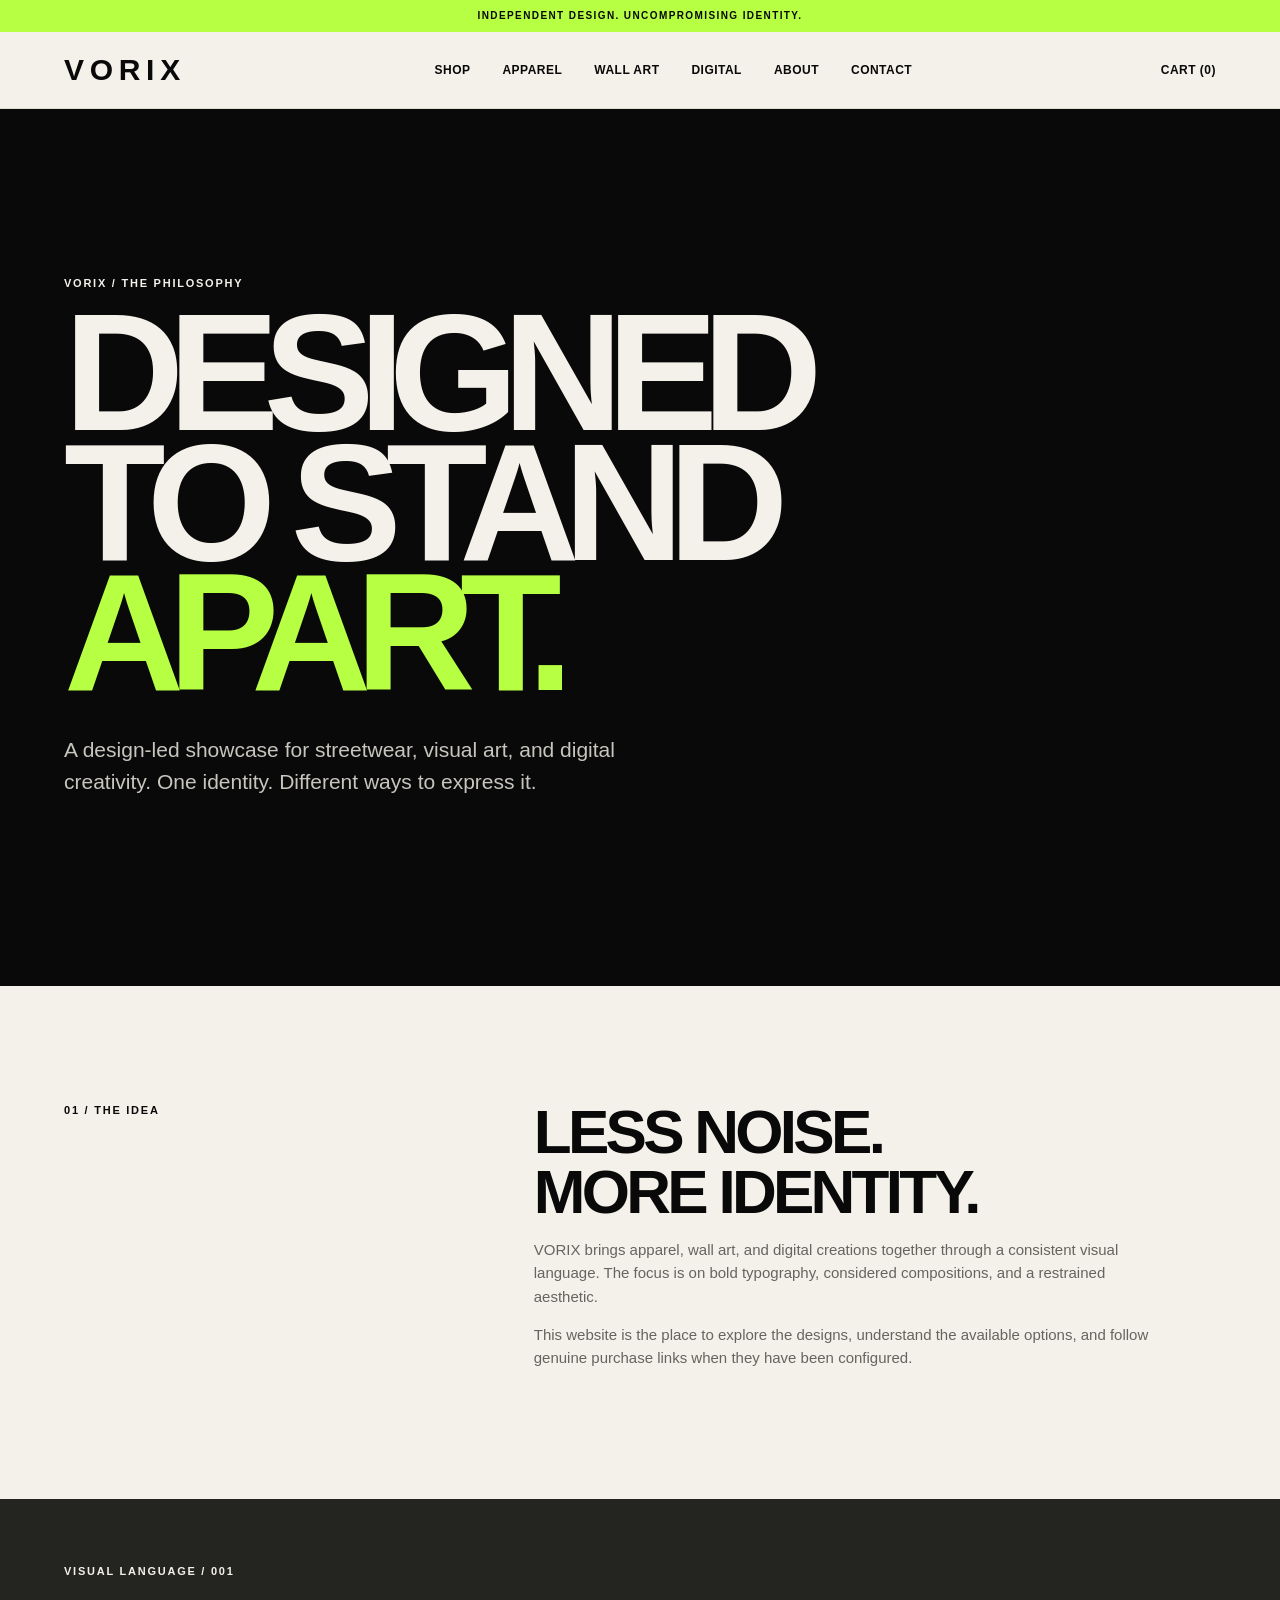
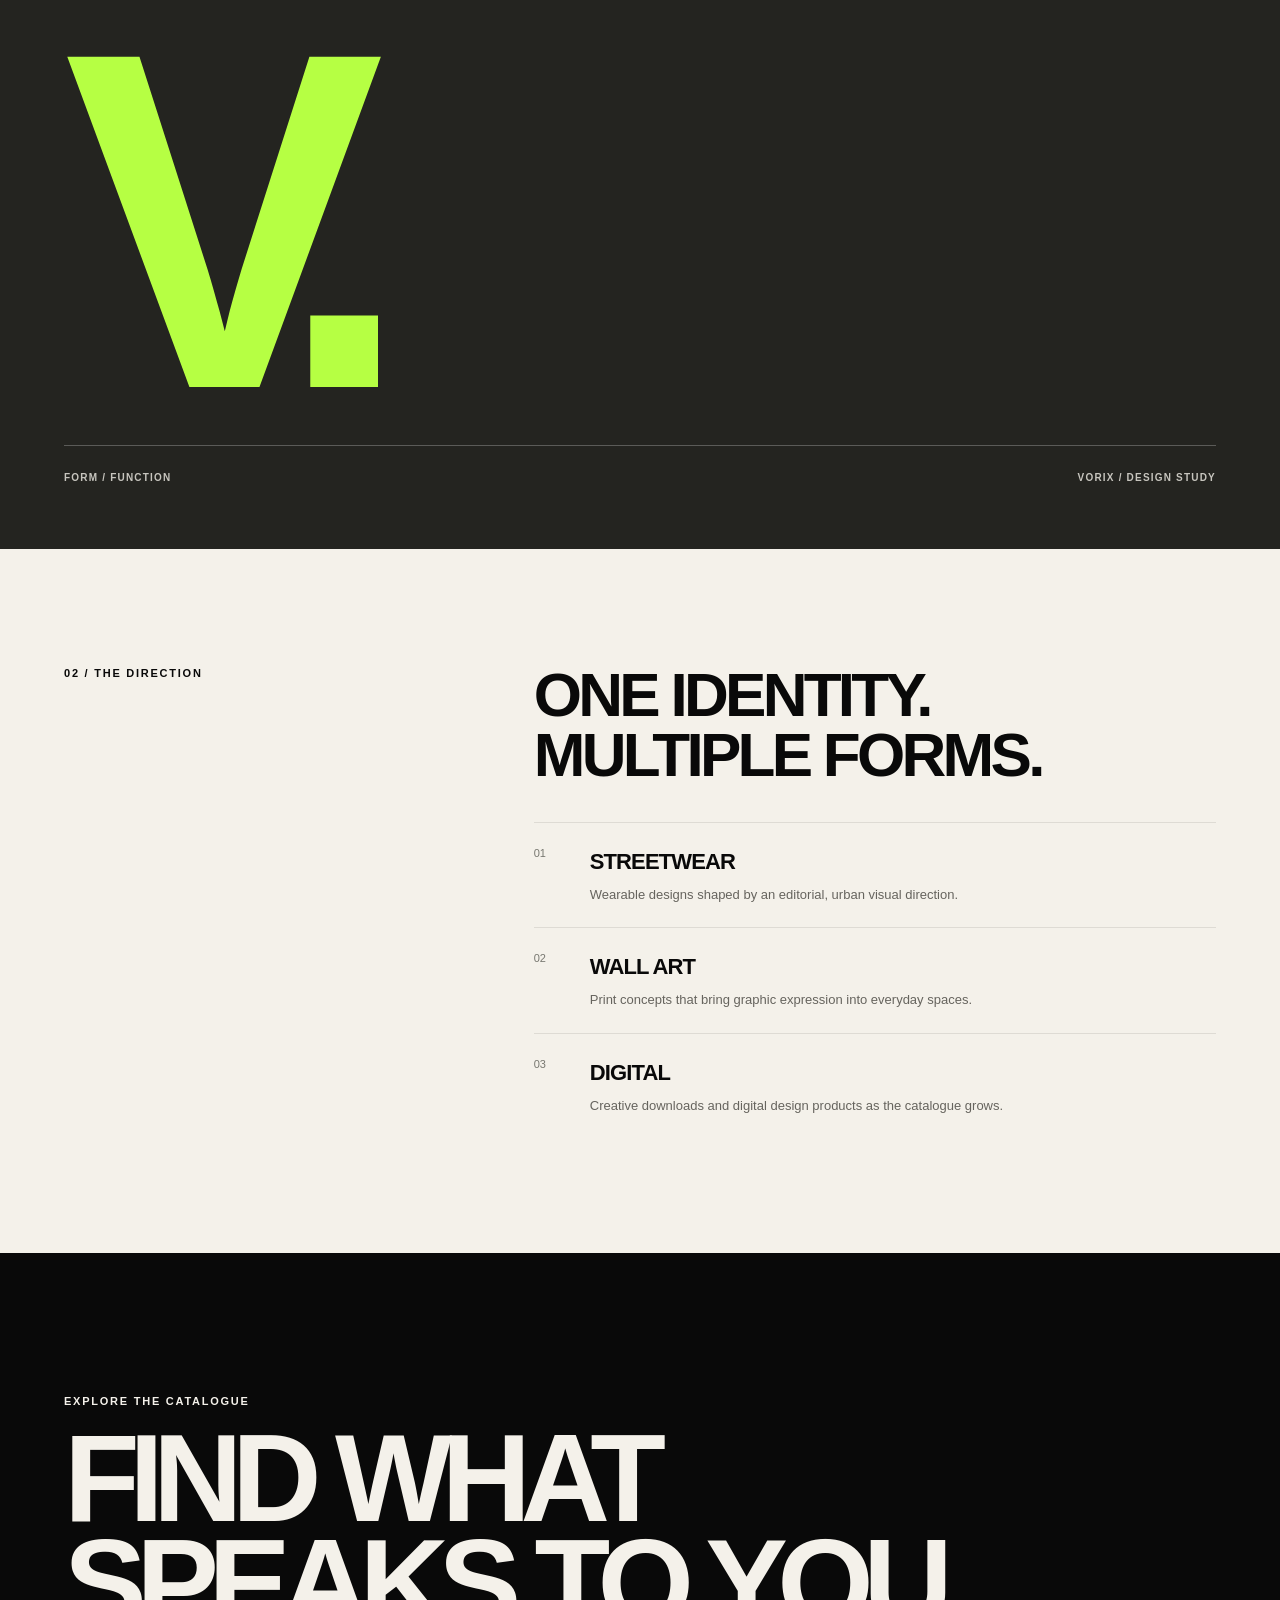
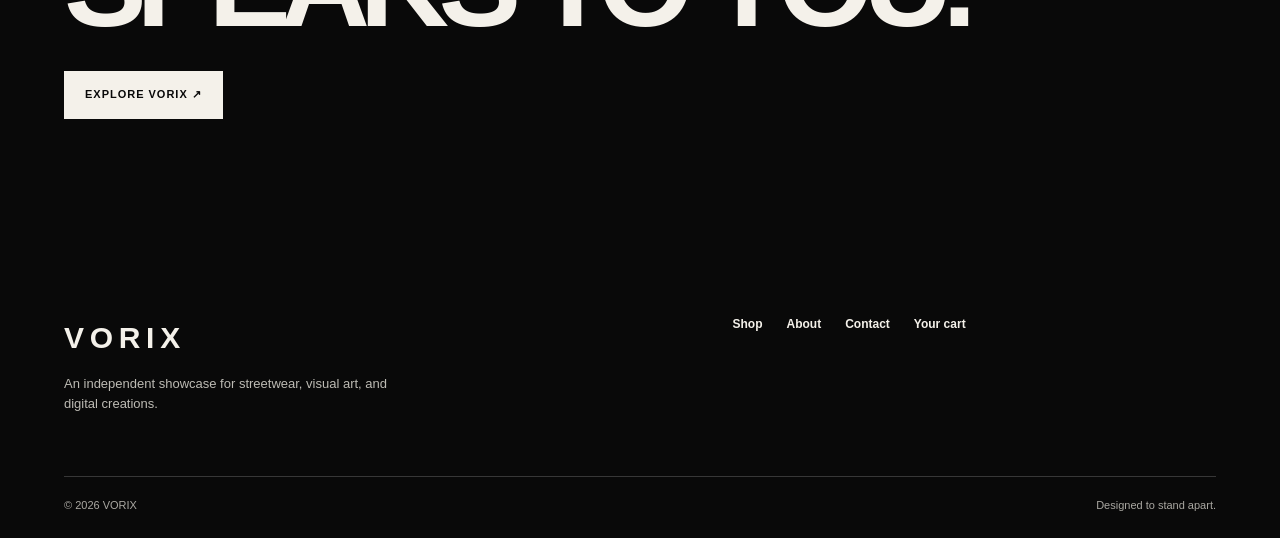
<file: about.html>
<!DOCTYPE html>
<html lang="en">
<head>
  <meta charset="UTF-8">
  <meta name="viewport" content="width=device-width, initial-scale=1">
  <title>About VORIX — Design Without Boundaries</title>
  <meta name="description" content="Discover the VORIX design philosophy: streetwear, visual art, and digital creations united by a bold visual identity.">
  <meta name="theme-color" content="#090909">
  <meta property="og:title" content="About VORIX">
  <meta property="og:description" content="Streetwear, visual culture, and creative expression.">
  <link rel="stylesheet" href="css/style.css">
  <script src="js/products.js" defer></script>
  <script src="js/common.js" defer></script>
</head>
<body>
  <div class="announcement">Independent design. Uncompromising identity.</div>

  <header class="site-header">
    <div class="container header-inner">
      <a class="logo" href="index.html" aria-label="VORIX home">VORIX</a>
      <button class="menu-toggle" type="button" data-menu-toggle
        aria-expanded="false" aria-controls="main-navigation">Menu</button>
      <nav class="navigation" id="main-navigation" data-navigation aria-label="Main navigation">
        <a href="shop.html">Shop</a>
        <a href="shop.html?category=apparel">Apparel</a>
        <a href="shop.html?category=wall-art">Wall Art</a>
        <a href="shop.html?category=digital">Digital</a>
        <a href="about.html" aria-current="page">About</a>
        <a href="contact.html">Contact</a>
      </nav>
      <a class="cart-link" href="cart.html">Cart (<span data-cart-count>0</span>)</a>
    </div>
  </header>

  <main>
    <section class="about-hero">
      <div class="container">
        <p class="eyebrow">VORIX / The philosophy</p>
        <h1 class="about-display">DESIGNED<br>TO STAND<br><span>APART.</span></h1>
        <p class="about-lead">
          A design-led showcase for streetwear, visual art, and digital creativity.
          One identity. Different ways to express it.
        </p>
      </div>
    </section>

    <section class="container about-editorial section">
      <div class="about-label">
        <p class="eyebrow">01 / The idea</p>
      </div>
      <div class="about-copy">
        <h2 class="section-title">Less noise.<br>More identity.</h2>
        <p>
          VORIX brings apparel, wall art, and digital creations together through
          a consistent visual language. The focus is on bold typography,
          considered compositions, and a restrained aesthetic.
        </p>
        <p>
          This website is the place to explore the designs, understand the
          available options, and follow genuine purchase links when they have
          been configured.
        </p>
      </div>
    </section>

    <section class="about-visual" aria-label="VORIX visual identity">
      <div class="container about-visual-inner">
        <p class="eyebrow">Visual language / 001</p>
        <div class="about-symbol" aria-hidden="true">V.</div>
        <div class="about-visual-bottom">
          <span>FORM / FUNCTION</span>
          <span>VORIX / DESIGN STUDY</span>
        </div>
      </div>
    </section>

    <section class="container about-editorial section">
      <div class="about-label">
        <p class="eyebrow">02 / The direction</p>
      </div>
      <div class="about-copy">
        <h2 class="section-title">One identity.<br>Multiple forms.</h2>
        <div class="about-principles">
          <article>
            <span>01</span>
            <h3>Streetwear</h3>
            <p>Wearable designs shaped by an editorial, urban visual direction.</p>
          </article>
          <article>
            <span>02</span>
            <h3>Wall art</h3>
            <p>Print concepts that bring graphic expression into everyday spaces.</p>
          </article>
          <article>
            <span>03</span>
            <h3>Digital</h3>
            <p>Creative downloads and digital design products as the catalogue grows.</p>
          </article>
        </div>
      </div>
    </section>

    <section class="about-cta">
      <div class="container">
        <p class="eyebrow">Explore the catalogue</p>
        <h2 class="about-cta-title">Find what<br>speaks to you.</h2>
        <a class="button button--light" href="shop.html">Explore VORIX ↗</a>
      </div>
    </section>
  </main>

  <footer class="site-footer">
    <div class="container">
      <div class="footer-main">
        <div class="footer-brand">
          <a class="logo" href="index.html">VORIX</a>
          <p>An independent showcase for streetwear, visual art, and digital creations.</p>
        </div>
        <nav class="footer-links" aria-label="Footer navigation">
          <a href="shop.html">Shop</a>
          <a href="about.html">About</a>
          <a href="contact.html">Contact</a>
          <a href="cart.html">Your cart</a>
        </nav>
      </div>
      <div class="footer-bottom">
        <span>© <span data-current-year>2026</span> VORIX</span>
        <span>Designed to stand apart.</span>
      </div>
    </div>
  </footer>
</body>
</html>
</file>
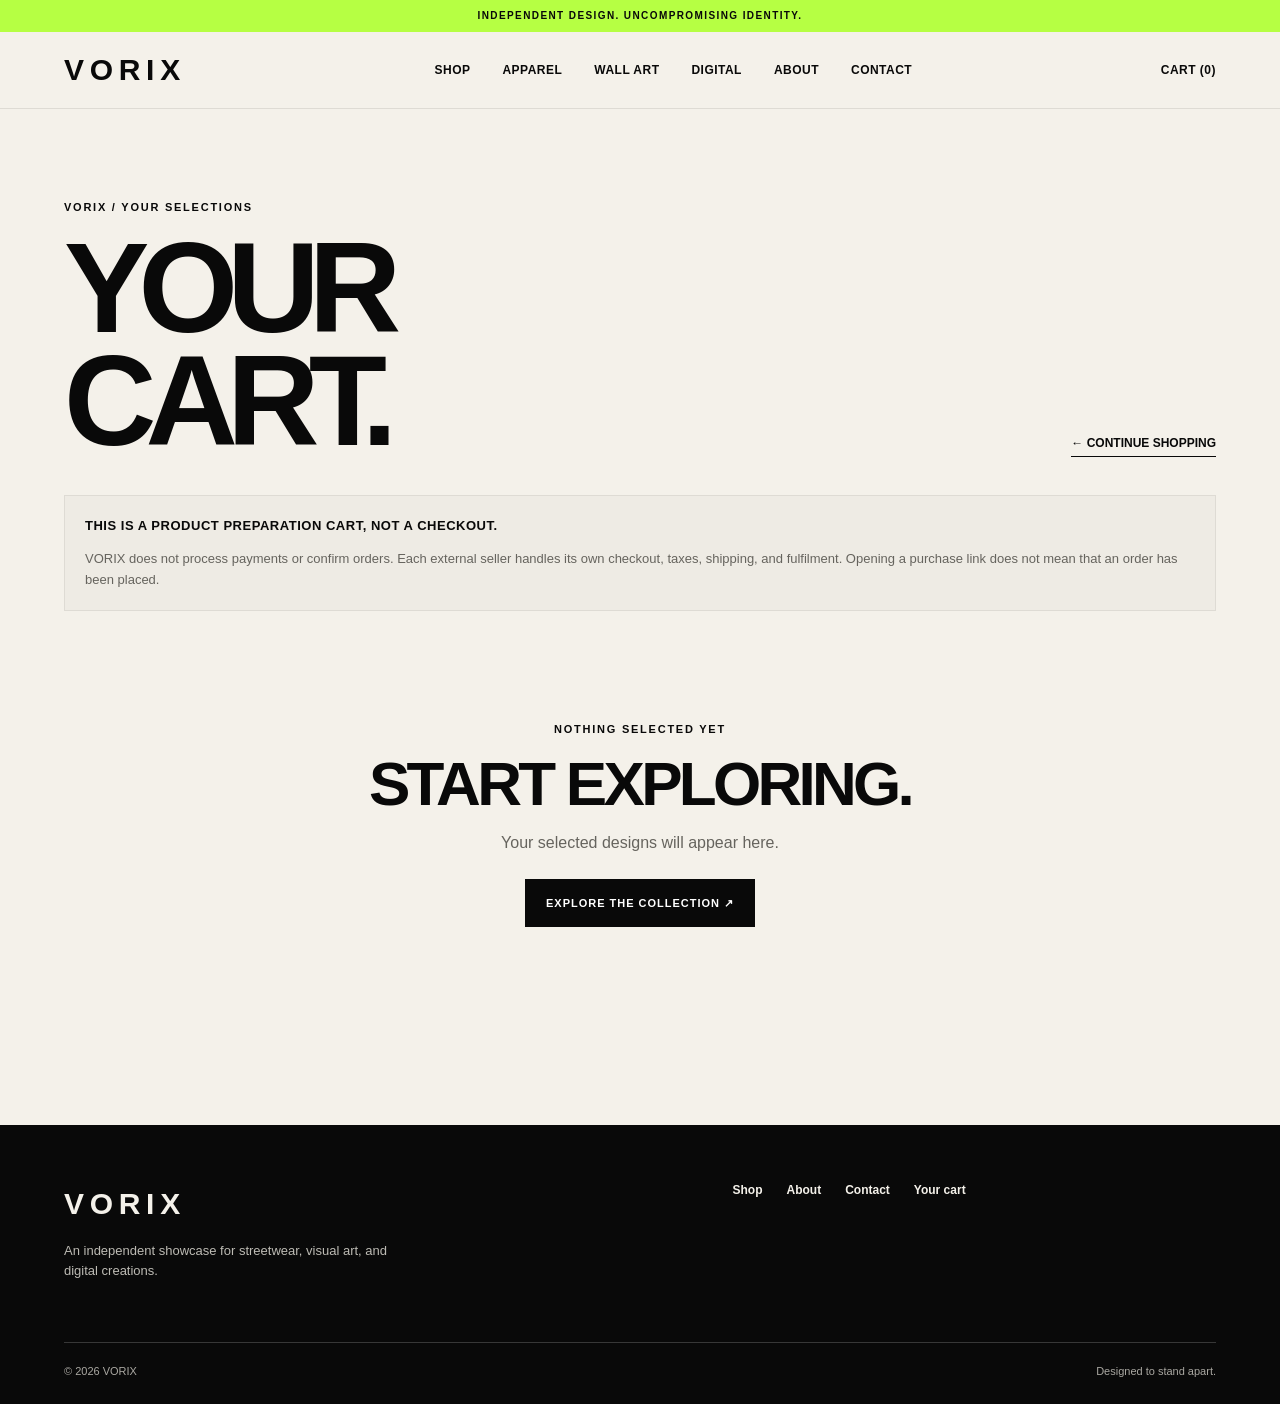
<file: cart.html>
<!DOCTYPE html>
<html lang="en">
<head>
  <meta charset="UTF-8">
  <meta name="viewport" content="width=device-width, initial-scale=1">
  <title>Your Cart | VORIX</title>
  <meta name="description" content="Review your VORIX product selections and prepare to continue to configured external sellers.">
  <meta name="theme-color" content="#090909">
  <meta property="og:title" content="Your VORIX Cart">
  <meta property="og:description" content="Review your selected designs and their external purchase options.">
  <link rel="stylesheet" href="css/style.css">
  <script src="js/products.js" defer></script>
  <script src="js/common.js" defer></script>
  <script src="js/cart.js" defer></script>
</head>
<body>
  <div class="announcement">Independent design. Uncompromising identity.</div>

  <header class="site-header">
    <div class="container header-inner">
      <a class="logo" href="index.html" aria-label="VORIX home">VORIX</a>
      <button class="menu-toggle" type="button" data-menu-toggle
        aria-expanded="false" aria-controls="main-navigation">Menu</button>
      <nav class="navigation" id="main-navigation" data-navigation aria-label="Main navigation">
        <a href="shop.html">Shop</a>
        <a href="shop.html?category=apparel">Apparel</a>
        <a href="shop.html?category=wall-art">Wall Art</a>
        <a href="shop.html?category=digital">Digital</a>
        <a href="about.html">About</a>
        <a href="contact.html">Contact</a>
      </nav>
      <a class="cart-link" href="cart.html" aria-current="page">
        Cart (<span data-cart-count>0</span>)
      </a>
    </div>
  </header>

  <main>
    <section class="container cart-page">
      <div class="cart-heading">
        <div>
          <p class="eyebrow">VORIX / Your selections</p>
          <h1 class="display-title">Your<br>cart.</h1>
        </div>
        <a class="text-link" href="shop.html">← Continue shopping</a>
      </div>

      <div class="cart-notice" role="note">
        <strong>This is a product preparation cart, not a checkout.</strong>
        <p>
          VORIX does not process payments or confirm orders. Each external
          seller handles its own checkout, taxes, shipping, and fulfilment.
          Opening a purchase link does not mean that an order has been placed.
        </p>
      </div>

      <div id="cart-empty" class="cart-empty" hidden>
        <p class="eyebrow">Nothing selected yet</p>
        <h2 class="section-title">Start exploring.</h2>
        <p>Your selected designs will appear here.</p>
        <a class="button" href="shop.html">Explore the collection ↗</a>
      </div>

      <div id="cart-content" hidden>
        <div class="cart-layout">
          <section class="cart-items-panel" aria-labelledby="cart-items-heading">
            <div class="cart-section-heading">
              <h2 id="cart-items-heading">Your selections</h2>
              <button class="text-button" id="clear-cart" type="button">
                Clear cart
              </button>
            </div>
            <div id="cart-items"></div>
            <p id="cart-status" role="status" aria-live="polite"></p>
          </section>

          <aside class="cart-summary" aria-labelledby="cart-summary-heading">
            <p class="eyebrow">Purchase preparation</p>
            <h2 id="cart-summary-heading">Summary.</h2>

            <div class="cart-total-row">
              <span>Configured subtotal</span>
              <strong id="cart-subtotal">Not available</strong>
            </div>

            <p class="cart-summary-note" id="cart-price-note">
              Missing prices are not treated as free products.
            </p>

            <button class="button" id="continue-purchase" type="button">
              Review purchase options
            </button>

            <p class="cart-summary-note">
              This action will not place an order or process payment.
            </p>
          </aside>
        </div>

        <section class="purchase-review" id="purchase-review" hidden
          aria-labelledby="purchase-review-heading">
          <p class="eyebrow">External destinations</p>
          <h2 class="section-title" id="purchase-review-heading">
            Continue with a seller.
          </h2>
          <p class="purchase-review-intro">
            Review the configured links below. A seller's product page is
            not necessarily a combined cart checkout. Separate purchases
            may be required for different products, variants, or platforms.
          </p>
          <div id="purchase-groups"></div>
          <p class="cart-summary-note">
            VORIX keeps your selections in this browser. No payment,
            order confirmation, or fulfilment status is recorded here.
          </p>
        </section>
      </div>
    </section>
  </main>

  <footer class="site-footer">
    <div class="container">
      <div class="footer-main">
        <div class="footer-brand">
          <a class="logo" href="index.html">VORIX</a>
          <p>An independent showcase for streetwear, visual art, and digital creations.</p>
        </div>
        <nav class="footer-links" aria-label="Footer navigation">
          <a href="shop.html">Shop</a>
          <a href="about.html">About</a>
          <a href="contact.html">Contact</a>
          <a href="cart.html">Your cart</a>
        </nav>
      </div>
      <div class="footer-bottom">
        <span>© <span data-current-year>2026</span> VORIX</span>
        <span>Designed to stand apart.</span>
      </div>
    </div>
  </footer>
</body>
</html>
</file>
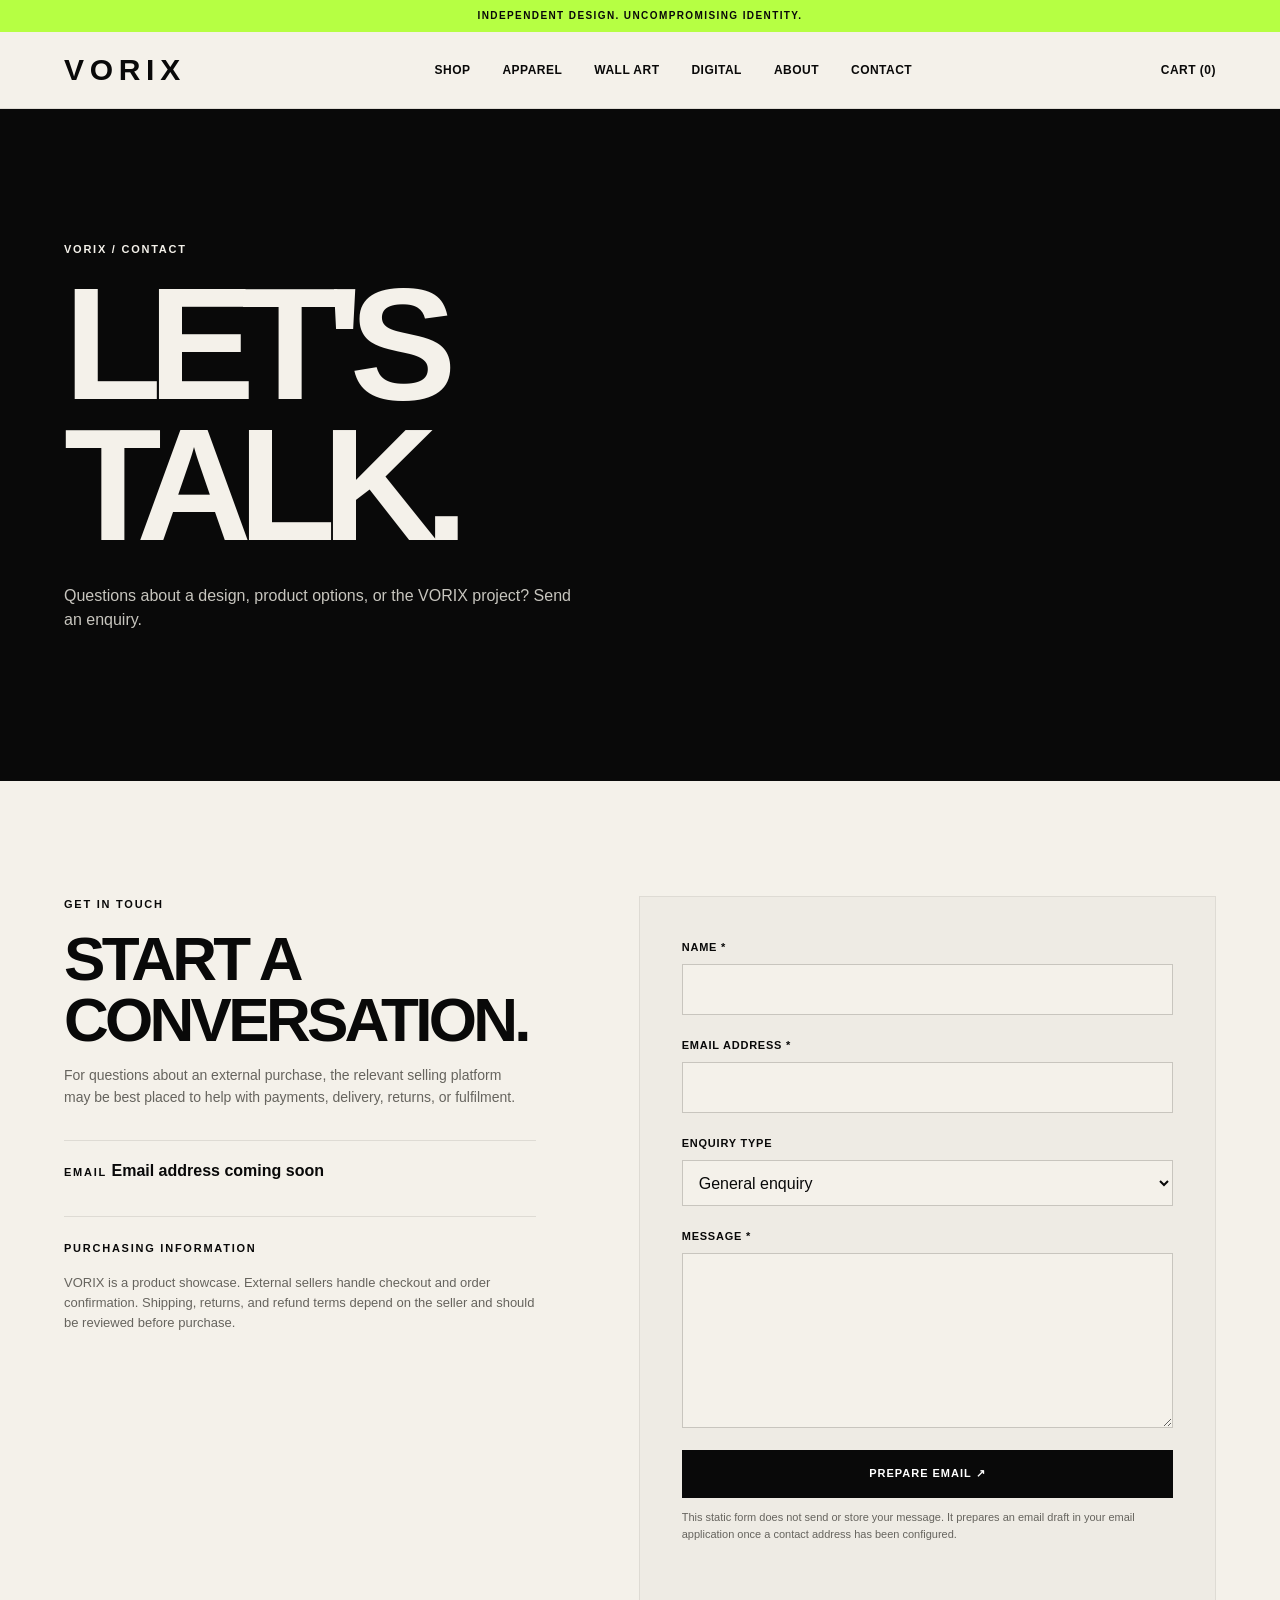
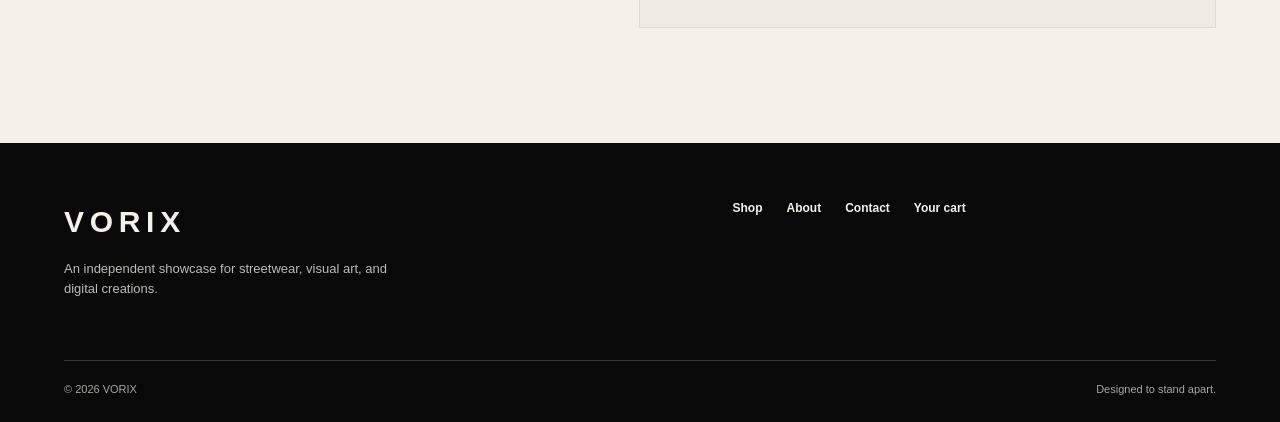
<file: contact.html>
<!DOCTYPE html>
<html lang="en">
<head>
  <meta charset="UTF-8">
  <meta name="viewport" content="width=device-width, initial-scale=1">

  <title>Contact VORIX — Get in Touch</title>
  <meta name="description" content="Contact VORIX about streetwear designs, wall art, digital products, and general enquiries.">
  <meta name="theme-color" content="#090909">
  <meta property="og:title" content="Contact VORIX">
  <meta property="og:description" content="Questions about VORIX designs or purchase options? Get in touch.">

  <link rel="stylesheet" href="css/style.css">
  <script src="js/products.js" defer></script>
  <script src="js/common.js" defer></script>
  <script src="js/contact.js" defer></script>
</head>
<body>
  <div class="announcement">Independent design. Uncompromising identity.</div>

  <header class="site-header">
    <div class="container header-inner">
      <a class="logo" href="index.html" aria-label="VORIX home">VORIX</a>
      <button class="menu-toggle" type="button" data-menu-toggle
        aria-expanded="false" aria-controls="main-navigation">Menu</button>
      <nav class="navigation" id="main-navigation" data-navigation aria-label="Main navigation">
        <a href="shop.html">Shop</a>
        <a href="shop.html?category=apparel">Apparel</a>
        <a href="shop.html?category=wall-art">Wall Art</a>
        <a href="shop.html?category=digital">Digital</a>
        <a href="about.html">About</a>
        <a href="contact.html" aria-current="page">Contact</a>
      </nav>
      <a class="cart-link" href="cart.html">Cart (<span data-cart-count>0</span>)</a>
    </div>
  </header>

  <main>
    <section class="contact-hero">
      <div class="container">
        <p class="eyebrow">VORIX / Contact</p>
        <h1 class="display-title">Let's<br>talk.</h1>
        <p>Questions about a design, product options, or the VORIX project? Send an enquiry.</p>
      </div>
    </section>

    <section class="container contact-layout section">
      <div class="contact-details">
        <p class="eyebrow">Get in touch</p>
        <h2 class="section-title">Start a<br>conversation.</h2>
        <p>
          For questions about an external purchase, the relevant selling
          platform may be best placed to help with payments, delivery,
          returns, or fulfilment.
        </p>

        <div class="contact-email-block">
          <span class="eyebrow">Email</span>
          <a id="contact-email-link">Email address coming soon</a>
        </div>

        <div class="contact-email-block" id="policies">
          <span class="eyebrow">Purchasing information</span>
          <p>
            VORIX is a product showcase. External sellers handle checkout
            and order confirmation. Shipping, returns, and refund terms
            depend on the seller and should be reviewed before purchase.
          </p>
        </div>
      </div>

      <div class="contact-form-panel">
        <form id="contact-form">
          <div class="contact-field">
            <label for="contact-name">Name *</label>
            <input id="contact-name" name="name" type="text"
              autocomplete="name" maxlength="100" required>
          </div>

          <div class="contact-field">
            <label for="contact-email">Email address *</label>
            <input id="contact-email" name="email" type="email"
              autocomplete="email" maxlength="254" required>
          </div>

          <div class="contact-field">
            <label for="contact-topic">Enquiry type</label>
            <select id="contact-topic" name="topic">
              <option value="General enquiry">General enquiry</option>
              <option value="Product question">Product question</option>
              <option value="Purchase link">Purchase link question</option>
              <option value="Business enquiry">Business enquiry</option>
            </select>
          </div>

          <div class="contact-field">
            <label for="contact-message">Message *</label>
            <textarea id="contact-message" name="message"
              rows="6" maxlength="4000" required></textarea>
          </div>

          <button class="button" type="submit">Prepare email ↗</button>

          <p class="contact-privacy">
            This static form does not send or store your message.
            It prepares an email draft in your email application once
            a contact address has been configured.
          </p>

          <p id="contact-status" class="contact-status" role="status" aria-live="polite"></p>
        </form>
      </div>
    </section>
  </main>

  <footer class="site-footer">
    <div class="container">
      <div class="footer-main">
        <div class="footer-brand">
          <a class="logo" href="index.html">VORIX</a>
          <p>An independent showcase for streetwear, visual art, and digital creations.</p>
        </div>
        <nav class="footer-links" aria-label="Footer navigation">
          <a href="shop.html">Shop</a>
          <a href="about.html">About</a>
          <a href="contact.html">Contact</a>
          <a href="cart.html">Your cart</a>
        </nav>
      </div>
      <div class="footer-bottom">
        <span>© <span data-current-year>2026</span> VORIX</span>
        <span>Designed to stand apart.</span>
      </div>
    </div>
  </footer>
</body>
</html>
</file>
<file: css/style.css>
/* =========================================
   VORIX — SHARED DESIGN SYSTEM
   ========================================= */

:root {
  color-scheme: light;
  --black: #090909;
  --charcoal: #202020;
  --bone: #f4f1ea;
  --white: #ffffff;
  --lime: #b6ff43;
  --muted: #777770;
  --line: #dedbd4;
  --page-width: 1440px;
  --page-gutter: clamp(18px, 5vw, 76px);
  --header-height: 76px;
  --font: Arial, Helvetica, sans-serif;
}

* {
  box-sizing: border-box;
}

html {
  scroll-behavior: smooth;
  scroll-padding-top: 100px;
}

body {
  margin: 0;
  background: var(--bone);
  color: var(--black);
  font-family: var(--font);
  font-size: 16px;
  line-height: 1.55;
}

img {
  display: block;
  max-width: 100%;
}

a {
  color: inherit;
  text-decoration: none;
}

button,
input,
select,
textarea {
  font: inherit;
}

button,
a,
input,
select,
textarea {
  -webkit-tap-highlight-color: transparent;
}

button,
.button {
  cursor: pointer;
}

a:focus-visible,
button:focus-visible,
input:focus-visible,
select:focus-visible,
textarea:focus-visible {
  outline: 3px solid #477d00;
  outline-offset: 4px;
}

button:disabled {
  cursor: not-allowed;
  opacity: 0.5;
}

::selection {
  background: var(--lime);
  color: var(--black);
}

.container {
  width: min(100%, var(--page-width));
  margin-inline: auto;
  padding-inline: var(--page-gutter);
}

.announcement {
  display: flex;
  justify-content: center;
  align-items: center;
  min-height: 32px;
  padding: 6px 12px;
  background: var(--lime);
  color: var(--black);
  text-align: center;
  font-size: 10px;
  font-weight: 800;
  letter-spacing: 0.14em;
  text-transform: uppercase;
}

.site-header {
  position: relative;
  z-index: 10;
  background: var(--bone);
  border-bottom: 1px solid var(--line);
}

.header-inner {
  display: flex;
  align-items: center;
  justify-content: space-between;
  gap: 24px;
  min-height: var(--header-height);
}

.logo {
  flex-shrink: 0;
  font-size: clamp(23px, 2.4vw, 30px);
  font-weight: 900;
  letter-spacing: 0.19em;
}

.navigation {
  display: flex;
  align-items: center;
  gap: clamp(16px, 2.5vw, 34px);
}

.navigation a,
.cart-link {
  font-size: 12px;
  font-weight: 700;
  letter-spacing: 0.04em;
  text-transform: uppercase;
}

.navigation a:hover,
.footer-links a:hover {
  text-decoration: underline;
  text-underline-offset: 5px;
}

.cart-link {
  white-space: nowrap;
}

.menu-toggle {
  display: none;
  border: 1px solid var(--black);
  background: transparent;
  padding: 8px 12px;
  font-size: 12px;
  font-weight: 700;
  text-transform: uppercase;
}

main {
  min-height: 50vh;
}

.eyebrow {
  margin: 0 0 16px;
  font-size: 11px;
  font-weight: 800;
  letter-spacing: 0.16em;
  text-transform: uppercase;
}

.display-title {
  margin: 0;
  font-size: clamp(48px, 10vw, 140px);
  font-weight: 900;
  line-height: 0.88;
  letter-spacing: -0.085em;
  text-transform: uppercase;
}

.section {
  padding-block: clamp(56px, 9vw, 120px);
}

.section-heading {
  display: flex;
  align-items: end;
  justify-content: space-between;
  gap: 24px;
  margin-bottom: 32px;
}

.section-title {
  margin: 0;
  font-size: clamp(30px, 5vw, 62px);
  font-weight: 900;
  line-height: 0.98;
  letter-spacing: -0.06em;
  text-transform: uppercase;
}

.text-link {
  display: inline-block;
  padding-bottom: 4px;
  border-bottom: 1px solid currentColor;
  font-size: 12px;
  font-weight: 800;
  text-transform: uppercase;
}

.button {
  display: inline-flex;
  justify-content: center;
  align-items: center;
  min-height: 48px;
  padding: 13px 20px;
  border: 1px solid var(--black);
  background: var(--black);
  color: var(--white);
  font-size: 11px;
  font-weight: 800;
  letter-spacing: 0.09em;
  text-align: center;
  text-transform: uppercase;
  transition: background 160ms ease, color 160ms ease;
}

.button:hover {
  background: transparent;
  color: var(--black);
}

.button--light {
  border-color: var(--bone);
  background: var(--bone);
  color: var(--black);
}

.button--light:hover {
  background: transparent;
  color: var(--bone);
}

.button--outline {
  background: transparent;
  color: var(--black);
}

.button--outline:hover {
  background: var(--black);
  color: var(--white);
}

.button--dark {
  width: 100%;
}

.hero {
  display: grid;
  grid-template-columns: 1.2fr 0.8fr;
  gap: clamp(24px, 5vw, 76px);
  align-items: center;
  min-height: min(700px, 76vw);
  padding-block: clamp(64px, 10vw, 132px);
  background: var(--black);
  color: var(--bone);
}

.hero-copy {
  max-width: 780px;
}

.hero-title {
  margin: 0 0 28px;
  font-size: clamp(64px, 11.5vw, 156px);
  font-weight: 900;
  line-height: 0.78;
  letter-spacing: -0.095em;
  text-transform: uppercase;
}

.hero-title span {
  display: block;
  color: var(--lime);
}

.hero-description {
  max-width: 450px;
  margin: 24px 0 30px;
  color: #c7c5be;
  font-size: clamp(15px, 1.5vw, 18px);
}

.hero-art {
  display: flex;
  flex-direction: column;
  justify-content: space-between;
  min-height: 340px;
  padding: clamp(22px, 4vw, 48px);
  background:
    linear-gradient(135deg, transparent 48%, #ffffff12 48%, #ffffff12 49%, transparent 49%),
    var(--charcoal);
  border: 1px solid #ffffff30;
}

.hero-art-mark {
  margin: auto 0;
  font-size: clamp(74px, 14vw, 170px);
  font-weight: 900;
  line-height: 0.8;
  letter-spacing: -0.12em;
  overflow-wrap: anywhere;
}

.hero-art-caption {
  display: flex;
  justify-content: space-between;
  gap: 16px;
  color: #c7c5be;
  font-size: 10px;
  font-weight: 700;
  letter-spacing: 0.12em;
  text-transform: uppercase;
}

.category-grid {
  display: grid;
  grid-template-columns: repeat(3, minmax(0, 1fr));
  gap: 14px;
}

.category-tile {
  display: flex;
  min-height: 240px;
  flex-direction: column;
  justify-content: space-between;
  padding: clamp(20px, 3vw, 34px);
  background: var(--charcoal);
  color: var(--bone);
  transition: background 180ms ease;
}

.category-tile:nth-child(2) {
  background: #42413d;
}

.category-tile:nth-child(3) {
  background: #222b18;
}

.category-tile:hover {
  background: var(--black);
}

.category-tile h3 {
  margin: 0;
  font-size: clamp(25px, 3vw, 42px);
  font-weight: 900;
  line-height: 0.95;
  letter-spacing: -0.06em;
  text-transform: uppercase;
}

.category-tile span {
  font-size: 11px;
  font-weight: 800;
  letter-spacing: 0.1em;
  text-transform: uppercase;
}

.product-grid {
  display: grid;
  grid-template-columns: repeat(4, minmax(0, 1fr));
  gap: 24px 14px;
}

.product-card {
  min-width: 0;
}

.product-card__image-link {
  position: relative;
  display: flex;
  aspect-ratio: 4 / 5;
  align-items: center;
  justify-content: center;
  overflow: hidden;
  background: #dedbd4;
}

.product-card__image {
  width: 100%;
  height: 100%;
  object-fit: cover;
  transition: transform 250ms ease;
}

.product-card__image-link:hover .product-card__image {
  transform: scale(1.035);
}

.product-card__image-link--missing::after {
  position: absolute;
  content: "VORIX / IMAGE PLACEHOLDER";
  padding: 12px;
  color: #57564f;
  font-size: 10px;
  font-weight: 800;
  letter-spacing: 0.12em;
  text-align: center;
}

.product-card__content {
  padding-top: 13px;
}

.product-card__meta {
  display: flex;
  flex-wrap: wrap;
  justify-content: space-between;
  gap: 6px;
  color: var(--muted);
  font-size: 10px;
  font-weight: 700;
  text-transform: uppercase;
}

.product-card__title {
  margin: 9px 0 5px;
  font-size: clamp(16px, 1.6vw, 21px);
  font-weight: 900;
  line-height: 1.1;
  letter-spacing: -0.04em;
  text-transform: uppercase;
}

.product-card__price {
  margin: 0 0 7px;
  font-size: 12px;
  font-weight: 700;
}

.product-card__description {
  margin: 0 0 14px;
  color: #66645e;
  font-size: 12px;
  line-height: 1.6;
}

.product-card__actions {
  display: flex;
  flex-wrap: wrap;
  gap: 8px;
}

.manifesto {
  background: var(--lime);
  color: var(--black);
}

.manifesto-copy {
  max-width: 950px;
  margin: 0;
  font-size: clamp(34px, 7vw, 86px);
  font-weight: 900;
  line-height: 0.98;
  letter-spacing: -0.075em;
  text-transform: uppercase;
}

.site-footer {
  padding-block: 56px 24px;
  background: var(--black);
  color: var(--bone);
}

.footer-main {
  display: grid;
  grid-template-columns: 1.3fr 1fr;
  gap: 40px;
  padding-bottom: 48px;
}

.footer-brand p {
  max-width: 350px;
  color: #bdbbb4;
  font-size: 13px;
}

.footer-links {
  display: flex;
  flex-wrap: wrap;
  align-content: start;
  gap: 16px 24px;
  font-size: 12px;
  font-weight: 700;
}

.footer-bottom {
  display: flex;
  justify-content: space-between;
  gap: 20px;
  padding-top: 20px;
  border-top: 1px solid #ffffff30;
  color: #aaa8a2;
  font-size: 11px;
}

@media (min-width: 1441px) {
  .hero {
    padding-inline: max(var(--page-gutter), calc((100vw - var(--page-width)) / 2));
  }
}

@media (max-width: 1024px) {
  .product-grid {
    grid-template-columns: repeat(3, minmax(0, 1fr));
  }

  .hero {
    grid-template-columns: 1fr 0.7fr;
  }

  .hero-art {
    min-height: 280px;
  }
}

@media (max-width: 767px) {
  :root {
    --header-height: 64px;
  }

  .header-inner {
    flex-wrap: wrap;
    gap: 12px;
  }

  .menu-toggle {
    display: inline-flex;
  }

  .navigation {
    display: none;
    width: 100%;
    order: 3;
    flex-direction: column;
    align-items: stretch;
    gap: 0;
    padding-bottom: 14px;
  }

  .navigation.is-open {
    display: flex;
  }

  .navigation a {
    padding: 12px 0;
    border-top: 1px solid var(--line);
  }

  .cart-link {
    margin-left: auto;
  }

  .hero {
    grid-template-columns: 1fr;
    min-height: auto;
    padding-block: 76px;
  }

  .hero-art {
    min-height: 240px;
  }

  .category-grid {
    grid-template-columns: 1fr;
  }

  .category-tile {
    min-height: 180px;
  }

  .product-grid {
    grid-template-columns: repeat(2, minmax(0, 1fr));
    gap: 24px 12px;
  }

  .section-heading {
    align-items: start;
    flex-direction: column;
  }

  .footer-main {
    grid-template-columns: 1fr;
  }

  .footer-bottom {
    flex-direction: column;
  }
}

@media (max-width: 380px) {
  .product-card__meta {
    flex-direction: column;
  }

  .product-card__title {
    font-size: 15px;
  }

  .product-card__actions .button {
    padding-inline: 10px;
    font-size: 10px;
  }
}

@media (prefers-reduced-motion: reduce) {
  *,
  *::before,
  *::after {
    scroll-behavior: auto !important;
    animation-duration: 0.01ms !important;
    animation-iteration-count: 1 !important;
    transition-duration: 0.01ms !important;
  }
}





/* VORIX SHOP PAGE */

.shop-intro {
  padding-block: clamp(64px, 10vw, 120px) 48px;
}

.shop-intro__description {
  max-width: 540px;
  margin-top: 28px;
  color: #66645e;
  font-size: 16px;
}

.shop-section {
  padding-bottom: clamp(70px, 10vw, 130px);
}

.shop-toolbar {
  display: grid;
  grid-template-columns: minmax(200px, 1.5fr) minmax(150px, 1fr) minmax(160px, 1fr);
  gap: 14px;
  padding-block: 24px;
  border-top: 1px solid var(--line);
  border-bottom: 1px solid var(--line);
}

.shop-search,
.shop-select {
  display: flex;
  min-width: 0;
  flex-direction: column;
  gap: 7px;
}

.shop-search > span,
.shop-select > span {
  font-size: 10px;
  font-weight: 800;
  letter-spacing: 0.1em;
  text-transform: uppercase;
}

.shop-search input,
.shop-select select {
  width: 100%;
  min-height: 46px;
  padding: 10px 12px;
  border: 1px solid #c8c5be;
  border-radius: 0;
  background: transparent;
  color: var(--black);
}

.shop-results-bar {
  display: flex;
  align-items: center;
  justify-content: space-between;
  gap: 16px;
  padding-block: 20px;
}

.shop-results-bar p {
  margin: 0;
  font-size: 12px;
  font-weight: 700;
}

.text-button {
  padding: 8px 0;
  border: 0;
  border-bottom: 1px solid currentColor;
  background: transparent;
  color: var(--black);
  font-size: 11px;
  font-weight: 800;
  text-transform: uppercase;
}

.catalogue-note {
  margin-top: 36px;
  color: #66645e;
  font-size: 12px;
}

@media (max-width: 767px) {
  .shop-toolbar {
    grid-template-columns: 1fr 1fr;
  }

  .shop-search {
    grid-column: 1 / -1;
  }

  .shop-intro {
    padding-bottom: 36px;
  }
}

@media (max-width: 380px) {
  .shop-toolbar {
    grid-template-columns: 1fr;
  }

  .shop-search {
    grid-column: auto;
  }
}






/* VORIX PRODUCT DETAILS AND PROVIDER COMPARISON */

.product-page {
  padding-top: 28px;
  padding-bottom: 100px;
}

.product-breadcrumb {
  margin: 0 0 32px;
  color: #6d6b64;
  font-size: 11px;
}

.product-breadcrumb a {
  color: var(--black);
  text-decoration: underline;
  text-underline-offset: 3px;
}

.product-detail-grid {
  display: grid;
  grid-template-columns: minmax(0, 1.1fr) minmax(300px, 0.9fr);
  align-items: start;
  gap: clamp(32px, 6vw, 90px);
}

.product-main-image {
  display: flex;
  aspect-ratio: 4 / 5;
  align-items: center;
  justify-content: center;
  overflow: hidden;
  background: #dedbd4;
}

.product-main-image img {
  width: 100%;
  height: 100%;
  object-fit: cover;
}

.product-main-image.product-image--missing::after {
  content: "VORIX / DESIGN PREVIEW";
  color: #57564f;
  font-size: 12px;
  font-weight: 800;
  letter-spacing: 0.12em;
}

.product-image-note {
  color: #777770;
  font-size: 10px;
  text-transform: uppercase;
  letter-spacing: 0.1em;
}

.product-information {
  position: sticky;
  top: 24px;
}

.product-detail-title {
  margin: 0;
  font-size: clamp(38px, 5vw, 72px);
  font-weight: 900;
  line-height: 0.92;
  letter-spacing: -0.075em;
  text-transform: uppercase;
  overflow-wrap: anywhere;
}

.product-description {
  margin-top: 24px;
  color: #57564f;
  font-size: 15px;
}

.product-price {
  margin: 24px 0 8px;
  font-size: 20px;
  font-weight: 800;
}

.product-sample-note {
  margin: 0;
  color: #66645e;
  font-size: 11px;
}

.product-options {
  display: grid;
  grid-template-columns: repeat(2, minmax(0, 1fr));
  gap: 14px;
  margin-top: 28px;
}

.option-field {
  display: flex;
  min-width: 0;
  flex-direction: column;
  gap: 7px;
  font-size: 11px;
  font-weight: 800;
  text-transform: uppercase;
}

.option-field select,
.option-field input {
  width: 100%;
  min-height: 46px;
  padding: 10px;
  border: 1px solid #c8c5be;
  border-radius: 0;
  background: transparent;
  color: var(--black);
}

.product-actions {
  margin-top: 22px;
}

.product-actions > .button {
  width: 100%;
  margin-top: 14px;
}

.action-feedback {
  min-height: 20px;
  color: #315d00;
  font-size: 12px;
}

.product-disclaimer {
  margin-top: 28px;
  padding: 18px;
  border: 1px solid var(--line);
  font-size: 12px;
}

.product-disclaimer strong {
  text-transform: uppercase;
  letter-spacing: 0.07em;
}

.product-disclaimer p {
  margin-bottom: 0;
  color: #66645e;
}

.provider-section {
  margin-top: clamp(72px, 10vw, 132px);
  padding-top: clamp(36px, 6vw, 72px);
  border-top: 1px solid var(--line);
}

.provider-intro {
  max-width: 660px;
  margin-block: 22px 32px;
  color: #66645e;
  font-size: 14px;
}

.provider-grid {
  display: grid;
  grid-template-columns: repeat(2, minmax(0, 1fr));
  gap: 18px;
}

.provider-card {
  display: flex;
  min-width: 0;
  flex-direction: column;
  align-items: stretch;
  padding: clamp(20px, 3vw, 32px);
  border: 1px solid #c8c5be;
  background: #eeebe4;
}

.provider-card__header {
  padding-bottom: 16px;
  border-bottom: 1px solid #d2cfc8;
}

.provider-card__header .eyebrow {
  margin-bottom: 8px;
}

.provider-card__name {
  margin: 0;
  font-size: clamp(24px, 3vw, 34px);
  font-weight: 900;
  letter-spacing: -0.06em;
  text-transform: uppercase;
}

.provider-card__price {
  margin: 22px 0 4px;
  font-size: clamp(21px, 3vw, 30px);
  font-weight: 900;
  letter-spacing: -0.04em;
}

.provider-card__note,
.provider-card__shipping,
.provider-card__updated {
  color: #66645e;
  font-size: 12px;
}

.provider-card__shipping {
  margin-top: 18px;
  padding-top: 14px;
  border-top: 1px solid #d2cfc8;
}

.provider-card__updated {
  margin-bottom: 20px;
  font-size: 10px;
}

.provider-card > .button {
  margin-top: auto;
}

.provider-card__extra-links {
  display: flex;
  flex-wrap: wrap;
  gap: 12px;
  margin-top: 18px;
  font-size: 11px;
}

.provider-footnote {
  max-width: 780px;
  margin-top: 26px;
  color: #66645e;
  font-size: 12px;
}

.provider-empty {
  padding: 24px;
  border: 1px solid var(--line);
  font-size: 13px;
}

.product-more {
  margin-top: 56px;
}

.product-error {
  padding-block: 60px 100px;
}

.product-error p {
  max-width: 540px;
}

@media (max-width: 767px) {
  .product-detail-grid {
    grid-template-columns: 1fr;
  }

  .product-information {
    position: static;
  }

  .provider-grid {
    grid-template-columns: 1fr;
  }

  .product-page {
    padding-top: 20px;
  }
}

@media (max-width: 380px) {
  .product-options {
    grid-template-columns: 1fr;
  }
}









/* VORIX ABOUT PAGE */

.about-hero {
  padding-block: clamp(76px, 13vw, 170px);
  background: var(--black);
  color: var(--bone);
}

.about-display {
  margin: 0;
  font-size: clamp(64px, 13vw, 174px);
  font-weight: 900;
  line-height: 0.78;
  letter-spacing: -0.095em;
}

.about-display span {
  color: var(--lime);
}

.about-lead {
  max-width: 580px;
  margin-top: 36px;
  color: #c7c5be;
  font-size: clamp(16px, 2vw, 21px);
}

.about-editorial {
  display: grid;
  grid-template-columns: 0.7fr 1.3fr;
  gap: clamp(28px, 8vw, 120px);
}

.about-copy {
  max-width: 740px;
}

.about-copy > p {
  max-width: 620px;
  color: #66645e;
  font-size: 15px;
}

.about-visual {
  background: #242420;
  color: var(--bone);
}

.about-visual-inner {
  display: flex;
  min-height: clamp(300px, 52vw, 650px);
  flex-direction: column;
  justify-content: space-between;
  padding-block: clamp(28px, 5vw, 64px);
}

.about-symbol {
  color: var(--lime);
  font-size: clamp(150px, 38vw, 480px);
  font-weight: 900;
  line-height: 0.7;
  letter-spacing: -0.13em;
}

.about-visual-bottom {
  display: flex;
  justify-content: space-between;
  gap: 20px;
  padding-top: 24px;
  border-top: 1px solid #ffffff40;
  color: #c7c5be;
  font-size: 10px;
  font-weight: 700;
  letter-spacing: 0.12em;
}

.about-principles {
  margin-top: 36px;
}

.about-principles article {
  display: grid;
  grid-template-columns: 42px 1fr;
  gap: 6px 14px;
  padding-block: 22px;
  border-top: 1px solid var(--line);
}

.about-principles article > span {
  grid-row: span 2;
  color: #777770;
  font-size: 11px;
}

.about-principles h3 {
  margin: 0;
  font-size: 22px;
  font-weight: 900;
  letter-spacing: -0.04em;
  text-transform: uppercase;
}

.about-principles p {
  margin: 0;
  color: #66645e;
  font-size: 13px;
}

.about-cta {
  padding-block: clamp(70px, 11vw, 140px);
  background: var(--black);
  color: var(--bone);
}

.about-cta-title {
  margin: 0 0 34px;
  font-size: clamp(48px, 10vw, 124px);
  font-weight: 900;
  line-height: 0.85;
  letter-spacing: -0.085em;
  text-transform: uppercase;
}

@media (max-width: 767px) {
  .about-editorial {
    grid-template-columns: 1fr;
    gap: 20px;
  }

  .about-display {
    font-size: clamp(58px, 15vw, 110px);
  }

  .about-visual-bottom {
    flex-direction: column;
  }
}






/* VORIX CONTACT PAGE */

.contact-hero {
  padding-block: clamp(70px, 11vw, 132px);
  background: var(--black);
  color: var(--bone);
}

.contact-hero .display-title {
  font-size: clamp(70px, 13vw, 160px);
}

.contact-hero > .container > p:last-child {
  max-width: 520px;
  margin-top: 28px;
  color: #c7c5be;
}

.contact-layout {
  display: grid;
  grid-template-columns: 0.9fr 1.1fr;
  gap: clamp(36px, 8vw, 120px);
}

.contact-details > p:not(.eyebrow) {
  max-width: 460px;
  color: #66645e;
  font-size: 14px;
}

.contact-email-block {
  margin-top: 32px;
  padding-top: 18px;
  border-top: 1px solid var(--line);
}

.contact-email-block > a {
  overflow-wrap: anywhere;
  font-weight: 700;
}

.contact-email-block p {
  color: #66645e;
  font-size: 13px;
}

.contact-form-panel {
  padding: clamp(20px, 4vw, 42px);
  border: 1px solid var(--line);
  background: #eeebe4;
}

.contact-field {
  display: flex;
  flex-direction: column;
  gap: 8px;
  margin-bottom: 22px;
}

.contact-field label {
  font-size: 11px;
  font-weight: 800;
  letter-spacing: 0.07em;
  text-transform: uppercase;
}

.contact-field input,
.contact-field select,
.contact-field textarea {
  width: 100%;
  min-height: 46px;
  padding: 12px;
  border: 1px solid #c8c5be;
  border-radius: 0;
  background: var(--bone);
  color: var(--black);
}

.contact-field textarea {
  min-height: 140px;
  resize: vertical;
}

.contact-form-panel .button {
  width: 100%;
}

.contact-privacy,
.contact-status {
  color: #66645e;
  font-size: 11px;
}

.contact-status {
  min-height: 20px;
}

@media (max-width: 767px) {
  .contact-layout {
    grid-template-columns: 1fr;
  }
}







/* VORIX CART PAGE */

.cart-page {
  padding-top: clamp(48px, 8vw, 90px);
  padding-bottom: clamp(70px, 10vw, 130px);
}

.cart-heading {
  display: flex;
  align-items: end;
  justify-content: space-between;
  gap: 24px;
  margin-bottom: 38px;
}

.cart-notice {
  margin-bottom: 40px;
  padding: 20px;
  border: 1px solid var(--line);
  background: #eeebe4;
  font-size: 13px;
}

.cart-notice strong {
  text-transform: uppercase;
  letter-spacing: 0.04em;
}

.cart-notice p {
  margin-bottom: 0;
  color: #66645e;
}

.cart-layout {
  display: grid;
  grid-template-columns: minmax(0, 1.5fr) minmax(260px, 0.7fr);
  align-items: start;
  gap: clamp(28px, 6vw, 80px);
}

.cart-section-heading {
  display: flex;
  align-items: center;
  justify-content: space-between;
  gap: 20px;
  padding-bottom: 18px;
  border-bottom: 1px solid var(--line);
}

.cart-section-heading h2,
.cart-summary h2 {
  margin: 0;
  font-size: 24px;
  font-weight: 900;
  letter-spacing: -0.05em;
  text-transform: uppercase;
}

.cart-item {
  display: grid;
  grid-template-columns: 124px minmax(0, 1fr);
  gap: 20px;
  padding-block: 22px;
  border-bottom: 1px solid var(--line);
}

.cart-item__image-link {
  display: flex;
  aspect-ratio: 4 / 5;
  align-items: center;
  justify-content: center;
  overflow: hidden;
  background: #dedbd4;
}

.cart-item__image {
  width: 100%;
  height: 100%;
  object-fit: cover;
}

.cart-item__image-link--missing::after {
  content: "VORIX";
  font-size: 12px;
  font-weight: 900;
  letter-spacing: 0.15em;
}

.cart-item__details {
  min-width: 0;
}

.cart-item__name {
  display: inline-block;
  font-size: clamp(17px, 2vw, 23px);
  font-weight: 900;
  line-height: 1.15;
  letter-spacing: -0.045em;
  text-transform: uppercase;
}

.cart-item__category,
.cart-item__options,
.cart-item__unit-price {
  color: #66645e;
  font-size: 12px;
}

.cart-item__controls {
  display: flex;
  align-items: end;
  flex-wrap: wrap;
  gap: 20px;
  margin-top: 18px;
}

.cart-quantity-label {
  display: flex;
  flex-direction: column;
  gap: 5px;
  font-size: 10px;
  font-weight: 800;
  text-transform: uppercase;
}

.cart-quantity-label input {
  width: 78px;
  min-height: 40px;
  padding: 8px;
  border: 1px solid #c8c5be;
  border-radius: 0;
  background: transparent;
  color: var(--black);
}

.cart-summary {
  position: sticky;
  top: 20px;
  padding: clamp(20px, 3vw, 32px);
  background: var(--black);
  color: var(--bone);
}

.cart-summary h2 {
  margin-bottom: 26px;
  font-size: 32px;
}

.cart-total-row {
  display: flex;
  justify-content: space-between;
  gap: 14px;
  padding-block: 18px;
  border-top: 1px solid #ffffff40;
  border-bottom: 1px solid #ffffff40;
  font-size: 13px;
}

.cart-total-row strong {
  text-align: right;
}

.cart-summary-note {
  color: #bdbbb4;
  font-size: 11px;
}

.cart-summary .button {
  width: 100%;
  margin-top: 18px;
}

.cart-empty {
  padding-block: 70px;
  text-align: center;
}

.cart-empty > p:not(.eyebrow) {
  margin-bottom: 24px;
  color: #66645e;
}

.purchase-review {
  margin-top: 64px;
  padding-top: 40px;
  border-top: 1px solid var(--line);
}

.purchase-review-intro {
  max-width: 700px;
  color: #66645e;
  font-size: 13px;
}

.purchase-group-count,
.purchase-no-links {
  margin-block: 26px;
  padding: 18px;
  border: 1px solid var(--line);
  font-size: 13px;
}

.purchase-group {
  margin-top: 20px;
  padding: 24px;
  border: 1px solid var(--line);
}

.purchase-group__title {
  margin: 0;
  font-size: 22px;
  font-weight: 900;
  letter-spacing: -0.04em;
  text-transform: uppercase;
}

.purchase-group__list {
  margin: 18px 0 0;
  padding: 0;
  list-style: none;
}

.purchase-group__list li {
  display: grid;
  grid-template-columns: minmax(0, 1fr) auto;
  align-items: center;
  gap: 8px 20px;
  padding-block: 16px;
  border-top: 1px solid var(--line);
}

.purchase-group__product {
  margin: 0;
  font-size: 13px;
  font-weight: 800;
}

.purchase-group__note {
  margin: 4px 0 0;
  color: #66645e;
  font-size: 11px;
}

.purchase-group__list .button {
  grid-column: 2;
  grid-row: 1 / span 2;
}

#cart-status {
  color: #315d00;
  font-size: 12px;
}

@media (max-width: 767px) {
  .cart-heading {
    align-items: start;
    flex-direction: column;
  }

  .cart-layout {
    grid-template-columns: 1fr;
  }

  .cart-summary {
    position: static;
  }

  .cart-item {
    grid-template-columns: 92px minmax(0, 1fr);
    gap: 14px;
  }

  .purchase-group__list li {
    grid-template-columns: 1fr;
  }

  .purchase-group__list .button {
    grid-column: auto;
    grid-row: auto;
  }
}
</file>
